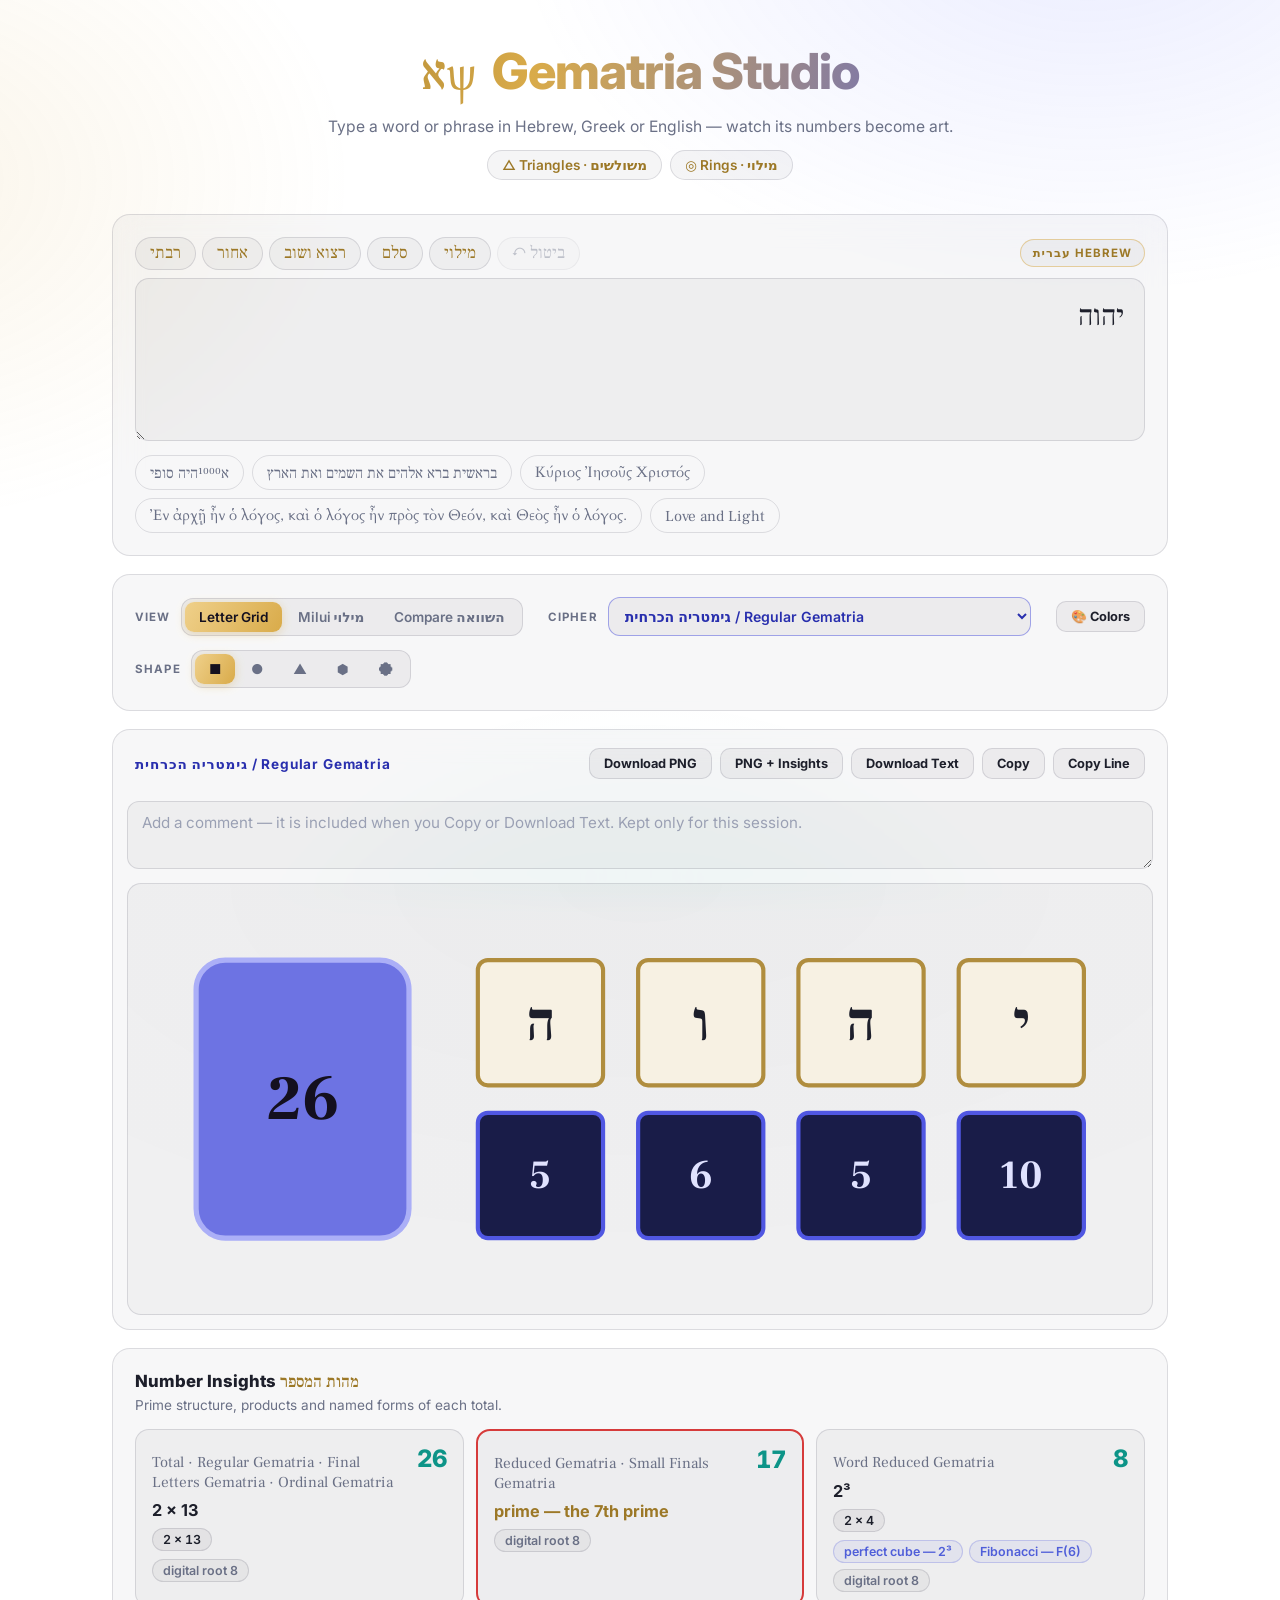
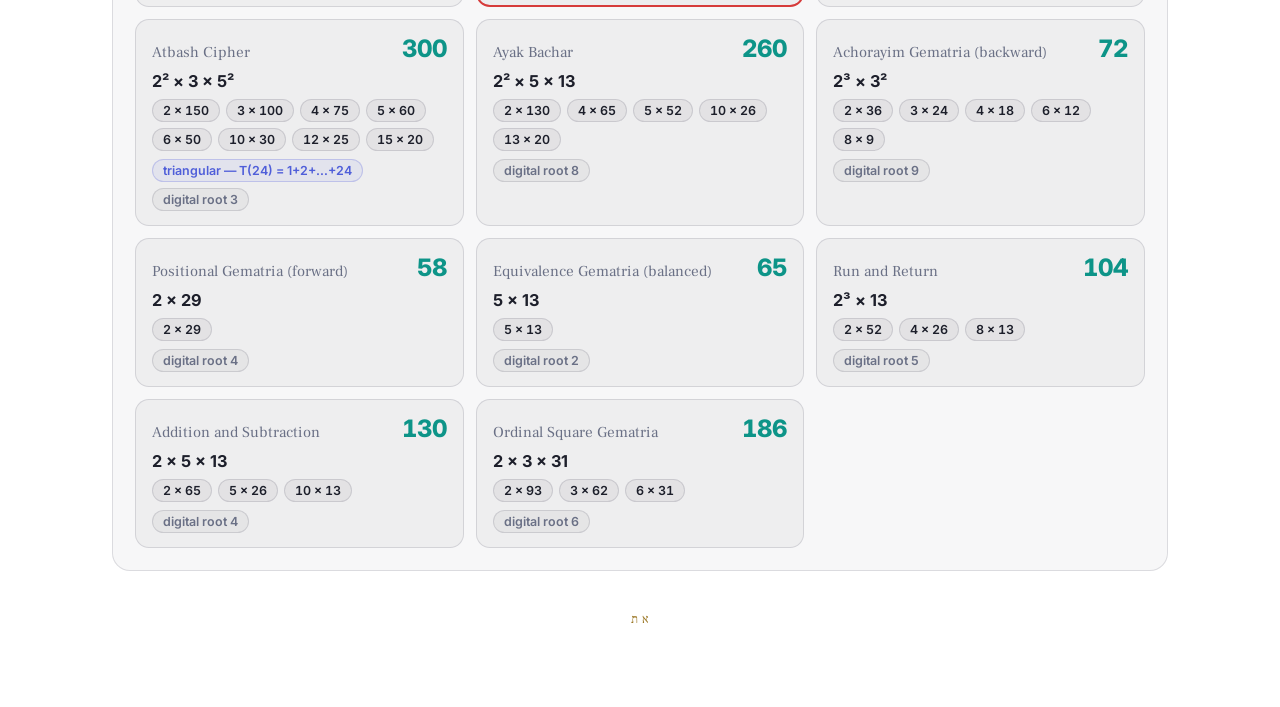
<file: index.html>
<!DOCTYPE html>
<html lang="en">
<head>
  <meta charset="UTF-8" />
  <meta name="viewport" content="width=device-width, initial-scale=1.0" />
  <meta name="robots" content="noindex, nofollow" />
  <title>Gematria Studio — interactive letter · number art</title>
  <link rel="stylesheet" href="styles.css" />
</head>
<body>
  <div class="aurora"></div>

  <div class="wrap">
    <header>
      <h1 class="brand"><span class="glyphs">אψ</span>Gematria Studio</h1>
      <p class="tagline">Type a word or phrase in Hebrew, Greek or English — watch its numbers become art.</p>
      <nav class="site-nav"><a href="triangles.html">△ Triangles · משולשים</a><a href="rings.html">◎ Rings · מילוי</a></nav>
    </header>

    <!-- input -->
    <section class="card">
      <div class="input-row">
        <div class="phrase-box">
          <div class="phrase-head">
            <div class="phrase-keys">
              <button class="insert-rabati" type="button"
                      title="Insert rabati mark — the letter before it counts ×1000 (א¹⁰⁰⁰ = 1000, ב¹⁰⁰⁰ = 2000)">רבתי</button>
              <button class="insert-achor" type="button"
                      title="Write the text (or just the selected words) as its prefixes — mispar haachor (יהוה → י יה יהו יהוה); press again to write out each step in turn">אחור</button>
              <button class="insert-ratzo" type="button"
                      title="Write the text (or just the selected words) as its run and return — ratzo vashov (יהוה → י יה יהו יהוה הוה וה ה), the full word once at the turn; press again to run and return each step">רצוא ושוב</button>
              <button class="insert-sulam" type="button"
                      title="Write the text (or just the selected words) up and down the ladder — sulam, tosefet umigra'at (יהוה → י יה יהו יהוה יהוה הוה וה ה), the full word twice at the turn; press again to climb each step in turn">סלם</button>
              <button class="insert-milui" type="button"
                      title="Write the text (or just the selected words) as its letter names under the chosen milui scheme (הודו → הא ויו דלת ויו); press again to spell the names themselves — milui d'milui">מילוי</button>
              <button class="insert-undo" type="button" disabled
                      title="Undo the last key press in this box (רבתי, אחור, רצוא ושוב, סלם, מילוי or a sample chip)">↶ ביטול</button>
            </div>
            <span id="script-badge" class="script-badge">—</span>
          </div>
          <textarea id="phrase" rows="3" autocomplete="off" spellcheck="false" dir="auto"
                    placeholder="e.g. יהוה · Ἰησοῦς Χριστός · hello world"></textarea>
        </div>
        <div class="phrase-box" id="phrase-b-box" hidden>
          <div class="phrase-head">
            <div class="phrase-keys">
              <button class="insert-rabati" type="button"
                      title="Insert rabati mark — the letter before it counts ×1000 (א¹⁰⁰⁰ = 1000, ב¹⁰⁰⁰ = 2000)">רבתי</button>
              <button class="insert-achor" type="button"
                      title="Write the text (or just the selected words) as its prefixes — mispar haachor (יהוה → י יה יהו יהוה); press again to write out each step in turn">אחור</button>
              <button class="insert-ratzo" type="button"
                      title="Write the text (or just the selected words) as its run and return — ratzo vashov (יהוה → י יה יהו יהוה הוה וה ה), the full word once at the turn; press again to run and return each step">רצוא ושוב</button>
              <button class="insert-sulam" type="button"
                      title="Write the text (or just the selected words) up and down the ladder — sulam, tosefet umigra'at (יהוה → י יה יהו יהוה יהוה הוה וה ה), the full word twice at the turn; press again to climb each step in turn">סלם</button>
              <button class="insert-milui" type="button"
                      title="Write the text (or just the selected words) as its letter names under the chosen milui scheme (הודו → הא ויו דלת ויו); press again to spell the names themselves — milui d'milui">מילוי</button>
              <button class="insert-undo" type="button" disabled
                      title="Undo the last key press in this box (רבתי, אחור, רצוא ושוב, סלם, מילוי or a sample chip)">↶ ביטול</button>
            </div>
            <span id="script-badge-b" class="script-badge">—</span>
          </div>
          <textarea id="phrase-b" rows="3" autocomplete="off" spellcheck="false" dir="auto"
                    placeholder="Compare with a second phrase…"></textarea>
        </div>
      </div>
      <div class="chips" id="chips">
        <button class="chip" data-text="א¹⁰⁰⁰היה סופי">א¹⁰⁰⁰היה סופי</button>
        <button class="chip" data-text="בראשית ברא אלהים את השמים ואת הארץ">בראשית ברא אלהים את השמים ואת הארץ</button>        
        <button class="chip" data-text="Κύριος Ἰησοῦς Χριστός">Κύριος Ἰησοῦς Χριστός</button>
        <button class="chip" data-text="Ἐν ἀρχῇ ἦν ὁ λόγος, καὶ ὁ λόγος ἦν πρὸς τὸν Θεόν, καὶ Θεὸς ἦν ὁ λόγος.">Ἐν ἀρχῇ ἦν ὁ λόγος, καὶ ὁ λόγος ἦν πρὸς τὸν Θεόν, καὶ Θεὸς ἦν ὁ λόγος.</button>
        <button class="chip" data-text="Love and Light">Love and Light</button>
      </div>
    </section>

    <!-- controls -->
    <section class="card">
      <div class="controls">
        <div class="control-group">
          <span class="control-label">View</span>
          <div class="seg" id="view-seg">
            <button data-view="values" class="active">Letter Grid</button>
            <button data-view="milui" id="milui-tab" disabled title="Hebrew only">Milui מילוי</button>
            <button data-view="compare">Compare השוואה</button>
          </div>
        </div>
        <div class="control-group" id="cipher-group">
          <span class="control-label">Cipher</span>
          <select id="cipher-select"></select>
        </div>
        <div class="control-group" id="depth-group" style="display:none">
          <span class="control-label">Depth</span>
          <div class="seg" id="depth-seg">
            <button data-depth="1" class="active">מילוי Milui</button>
            <button data-depth="2">מילוי דמילוי Milui²</button>
          </div>
        </div>
        <div class="control-group">
          <button class="btn" id="cipher-colors-btn"
                  title="Customize the color of each cipher">🎨 Colors</button>
        </div>
        <div class="control-group" id="shape-group">
          <span class="control-label">Shape</span>
          <div class="seg" id="shape-seg">
            <button data-shape="square" class="active">■</button>
            <button data-shape="circle">●</button>
            <button data-shape="triangle">▲</button>
            <button data-shape="hexagon">⬢</button>
            <button data-shape="octagon">⯄</button>
          </div>
        </div>
      </div>
      <div class="schemes" id="schemes"></div>
    </section>

    <!-- cipher color config -->
    <section class="card config-card" id="colors-card" hidden>
      <div class="config-head">
        <h2>Cipher Colors <span class="heb">צבעי הצפנים</span></h2>
        <p>Pick a color for each cipher — the artwork, totals and labels derive
           their shades from it as you choose. Saved on this device.</p>
      </div>
      <div class="colors-grid" id="colors-grid"></div>
      <div class="config-actions">
        <button class="btn" id="colors-reset">Reset all to defaults</button>
        <span class="cfg-msg" id="colors-msg"></span>
      </div>
    </section>

    <!-- custom milui config -->
    <section class="card config-card" id="config-card" hidden>
      <div class="config-head">
        <h2>Custom Milui <span class="heb">מילוי אישי</span></h2>
        <p>Spell out each letter's name in Hebrew. Values update as you type;
           each spelling must start with its own letter. Saved on this device.</p>
      </div>
      <div class="milui-grid" id="milui-grid"></div>
      <div class="config-actions">
        <button class="btn btn-primary" id="cfg-save">Save &amp; apply</button>
        <button class="btn" id="cfg-reset">Reset to my defaults</button>
        <span class="cfg-msg" id="cfg-msg"></span>
      </div>
    </section>

    <!-- stage -->
    <section class="card stage-card">
      <div class="stage-toolbar">
        <span id="art-title"></span>
        <span id="art-source" class="art-source" hidden></span>
        <div class="toolbar-actions">
          <button class="btn" id="dl-png">Download PNG</button>
          <button class="btn" id="dl-png-all">PNG + Insights</button>
          <button class="btn" id="dl-txt">Download Text</button>
          <button class="btn" id="copy-txt">Copy</button>
          <button class="btn" id="copy-line">Copy Line</button>
        </div>
      </div>
      <div class="comment-box">
        <textarea id="comment" rows="2" dir="auto" autocomplete="off" spellcheck="false"
                  placeholder="Add a comment — it is included when you Copy or Download Text. Kept only for this session."></textarea>
      </div>
      <div class="stage" id="stage">
        <div class="empty-state" id="empty-state">
          <div class="big-glyphs">א · ω · A</div>
          <p style="margin-top:14px">Every letter carries a number.<br/>Start typing to reveal the pattern.</p>
        </div>
      </div>
    </section>

    <!-- atbash mapping -->
    <section class="card facts-card" id="atbash-card" hidden>
      <div class="facts-head">
        <h2>Atbash Mapping <span class="heb">אתב״ש</span></h2>
        <p>Each letter is swapped with its mirror in the alphabet (א↔ת, ב↔ש …) and takes the mirror's value.</p>
      </div>
      <div class="atbash" id="atbash"></div>
    </section>

    <!-- Abulafia's triad: שווי · מגרעת · תוספת -->
    <section class="card facts-card" id="shemet-card" hidden>
      <div class="facts-head">
        <h2>Abulafia's Triad <span class="heb">שווי · מגרעת · תוספת</span></h2>
        <p>In אוצר עדן הגנוז Abulafia writes that letters and numbers work
          <span class="heb">על דרך שווי ומגרעת ותוספת</span> — balanced like 1 · 2 · 3,
          with 2 as the equalizing middle. Subtraction weighs each letter by its
          position (forward), addition by its distance from the end (backward),
          and equivalence is their mean: subtraction + addition = 2 × equivalence, the
          ladder of תוספת ומגרעת.</p>
      </div>
      <div class="shemet" id="shemet"></div>
    </section>

    <!-- number insights -->
    <section class="card facts-card" id="facts-card" hidden>
      <div class="facts-head">
        <h2>Number Insights <span class="heb">מהות המספר</span></h2>
        <p>Prime structure, products and named forms of each total.</p>
      </div>
      <div class="facts" id="facts"></div>
    </section>

    <footer>
      <span class="g">א</span>
      <span class="g">ת</span>
    </footer>
  </div>

  <div id="tooltip"></div>

  <!-- domain modules, in dependency order; gematria.js assembles the facade -->
  <script src="src/core.js"></script>
  <script src="src/alphabet-hebrew.js"></script>
  <script src="src/alphabet-greek.js"></script>
  <script src="src/alphabet-english.js"></script>
  <script src="src/ciphers.js"></script>
  <script src="src/insights.js"></script>
  <script src="src/milui-options.js"></script>
  <script src="src/milui-schemes.js"></script>
  <script src="src/milui-calc.js"></script>
  <script src="gematria.js"></script>
  <script src="app.js"></script>
</body>
</html>
</file>
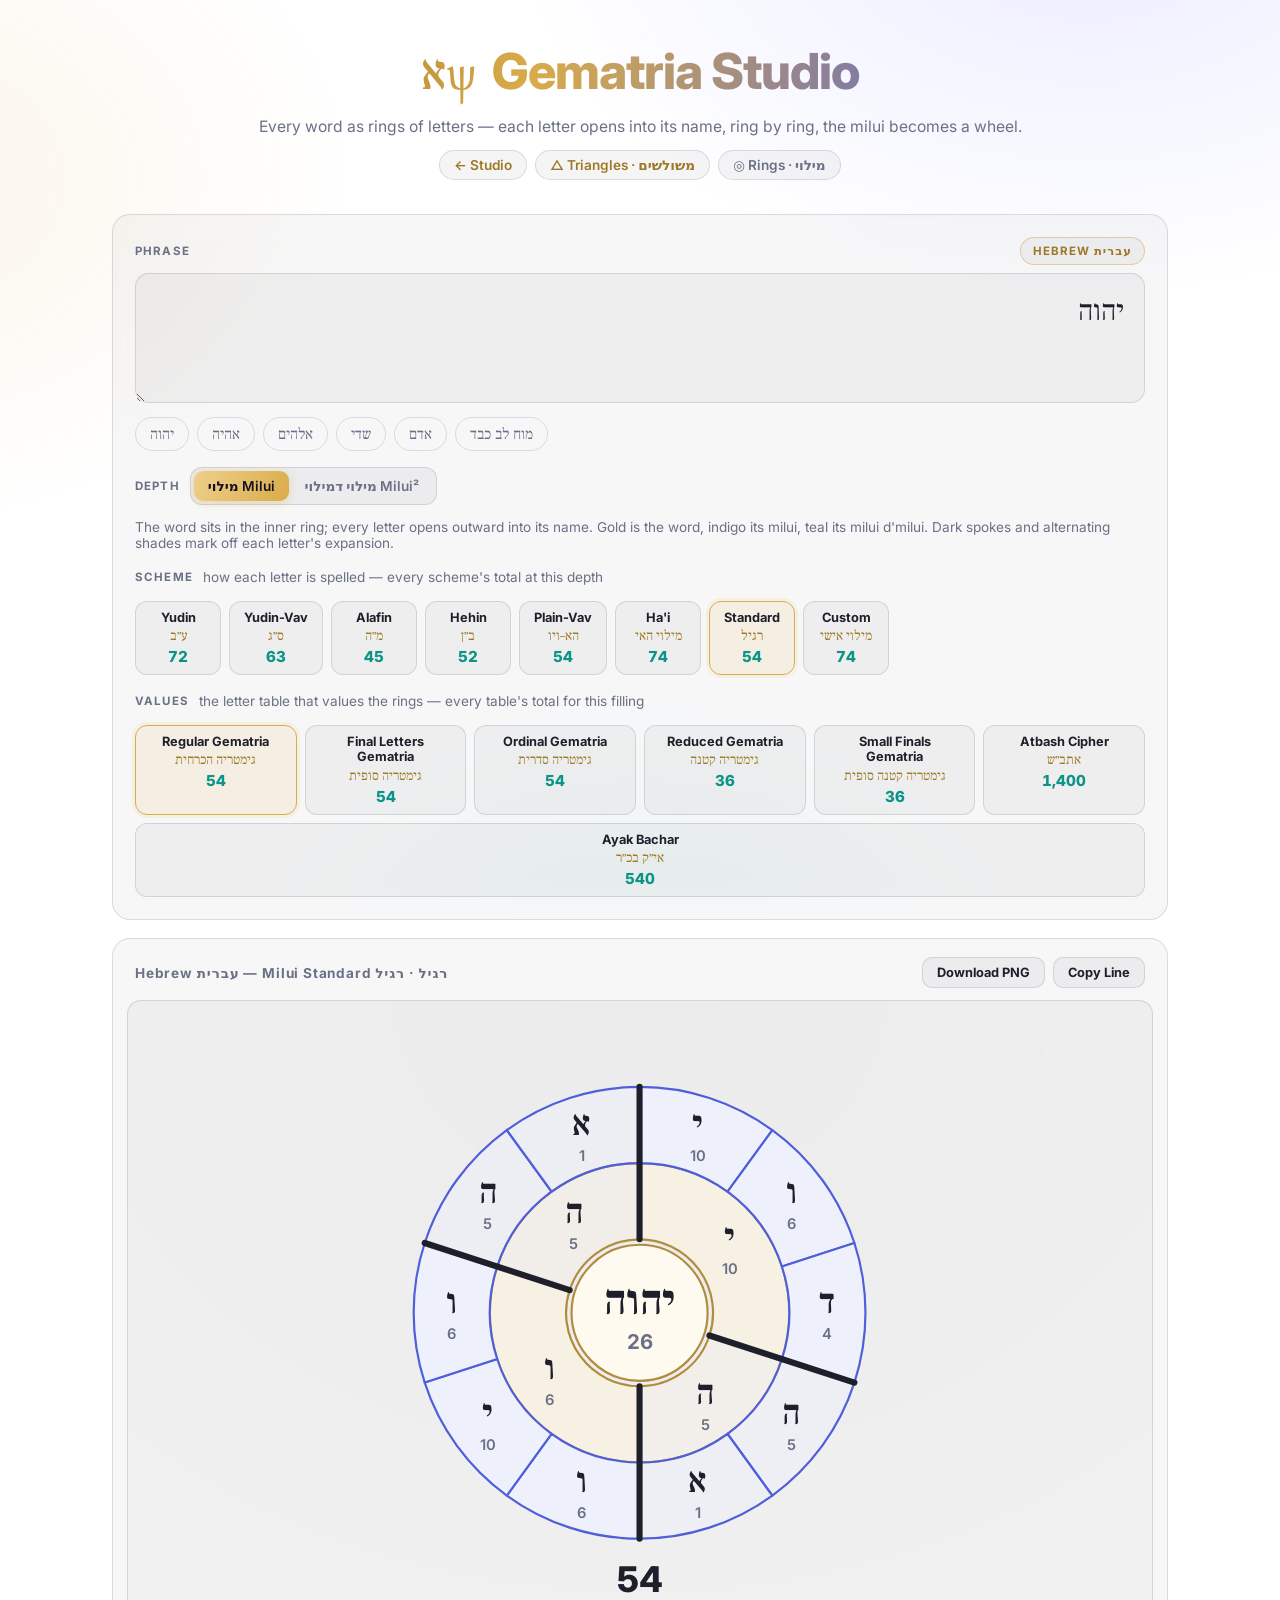
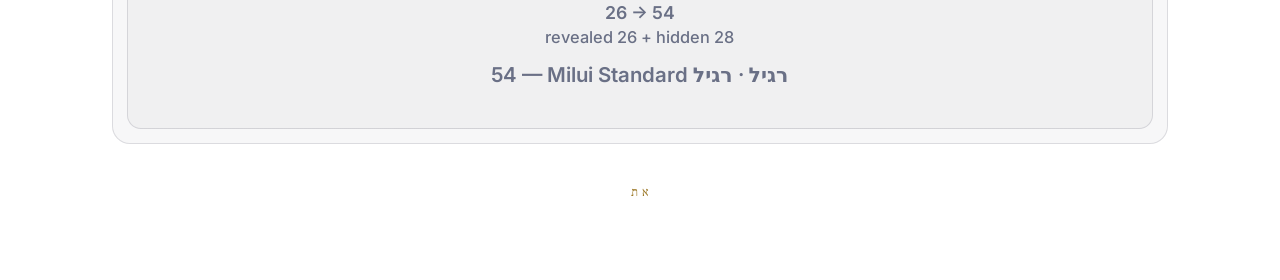
<file: rings.html>
<!DOCTYPE html>
<html lang="en">
<head>
  <meta charset="UTF-8" />
  <meta name="viewport" content="width=device-width, initial-scale=1.0" />
  <meta name="robots" content="noindex, nofollow" />
  <title>Gematria Studio — Rings</title>
  <link rel="stylesheet" href="styles.css" />
</head>
<body>
  <div class="aurora"></div>

  <div class="wrap">
    <header>
      <h1 class="brand"><a class="brand-link" href="index.html"><span class="glyphs">אψ</span>Gematria Studio</a></h1>
      <p class="tagline">Every word as rings of letters — each letter opens into its name, ring by ring, the milui becomes a wheel.</p>
      <nav class="site-nav"><a href="index.html">← Studio</a><a href="triangles.html">△ Triangles · משולשים</a><span class="site-nav-here">◎ Rings · מילוי</span></nav>
    </header>

    <!-- input -->
    <section class="card">
      <div class="input-row">
        <div class="phrase-box">
          <div class="phrase-head">
            <div class="phrase-keys">
              <span class="control-label">Phrase</span>
            </div>
            <span id="script-badge" class="script-badge he">Hebrew עברית</span>
          </div>
          <textarea id="phrase" rows="2" autocomplete="off" spellcheck="false" dir="rtl"
                    placeholder="e.g. יהוה · אלהים · שלום">יהוה</textarea>
        </div>
      </div>
      <div class="chips" id="chips">
        <button class="chip" data-text="יהוה">יהוה</button>
        <button class="chip" data-text="אהיה">אהיה</button>
        <button class="chip" data-text="אלהים">אלהים</button>
        <button class="chip" data-text="שדי">שדי</button>
        <button class="chip" data-text="אדם">אדם</button>
        <button class="chip" data-text="מוח לב כבד">מוח לב כבד</button>
      </div>
      <div class="controls tri-controls">
        <div class="control-group">
          <span class="control-label">Depth</span>
          <div class="seg" id="depth-seg">
            <button type="button" data-depth="1">מילוי Milui</button>
            <button type="button" data-depth="2">מילוי דמילוי Milui²</button>
          </div>
        </div>
        <p class="tri-hint">The word sits in the inner ring; every letter opens outward into its name. Gold is the word, indigo its milui, teal its milui d'milui. Dark spokes and alternating shades mark off each letter's expansion.</p>
      </div>
      <div class="control-group tri-values-head">
        <span class="control-label">Scheme</span>
        <span class="tri-hint">how each letter is spelled — every scheme's total at this depth</span>
      </div>
      <div class="schemes visible" id="schemes"></div>
      <div class="control-group tri-values-head">
        <span class="control-label">Values</span>
        <span class="tri-hint">the letter table that values the rings — every table's total for this filling</span>
      </div>
      <div class="schemes visible" id="values"></div>
    </section>

    <!-- stage -->
    <section class="card stage-card">
      <div class="stage-toolbar">
        <span id="art-title">—</span>
        <div class="toolbar-actions">
          <button class="btn" id="dl-png">Download PNG</button>
          <button class="btn" id="copy-line">Copy Line</button>
        </div>
      </div>
      <div class="stage" id="stage"></div>
    </section>

    <footer>
      <span class="g">א</span>
      <span class="g">ת</span>
    </footer>
  </div>

  <!-- domain modules, in dependency order; gematria.js assembles the facade -->
  <script src="src/core.js"></script>
  <script src="src/alphabet-hebrew.js"></script>
  <script src="src/alphabet-greek.js"></script>
  <script src="src/alphabet-english.js"></script>
  <script src="src/ciphers.js"></script>
  <script src="src/insights.js"></script>
  <script src="src/milui-options.js"></script>
  <script src="src/milui-schemes.js"></script>
  <script src="src/milui-calc.js"></script>
  <script src="gematria.js"></script>
  <script src="rings.js"></script>
</body>
</html>
</file>
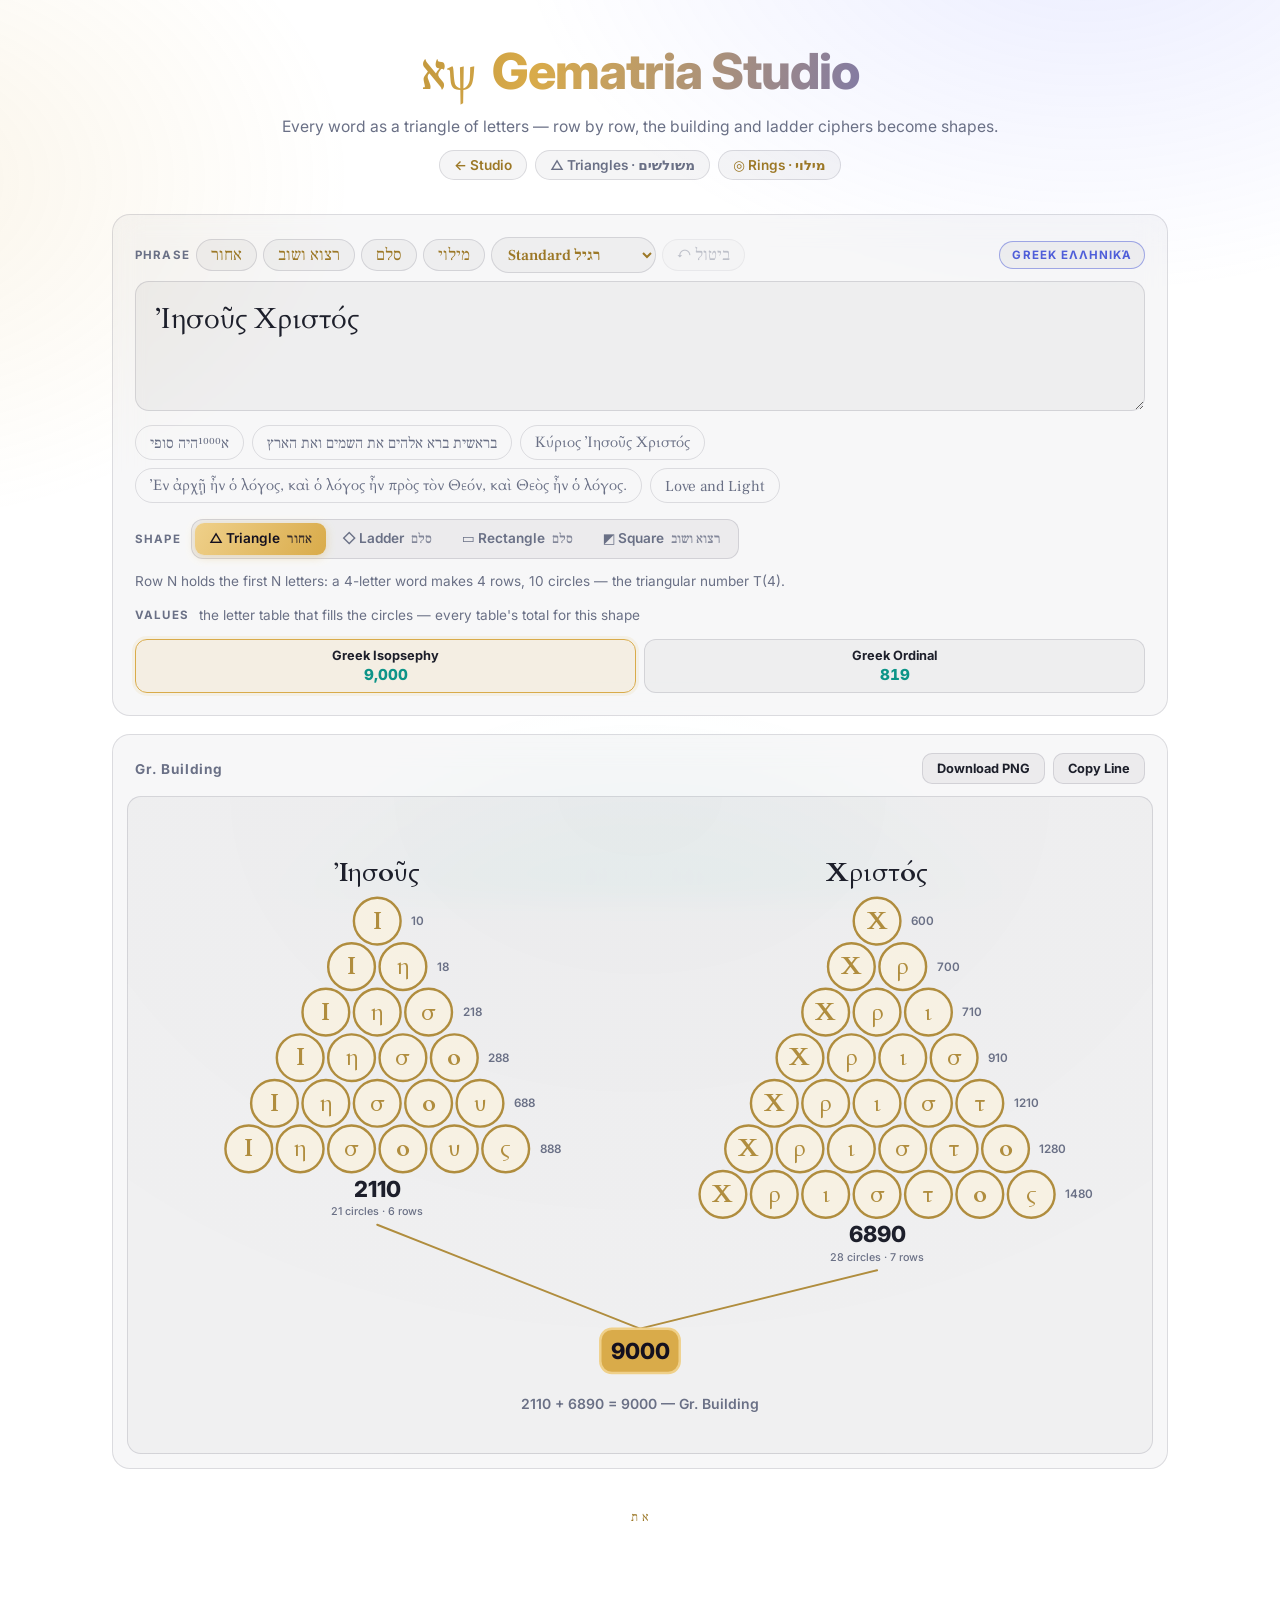
<file: triangles.html>
<!DOCTYPE html>
<html lang="en">
<head>
  <meta charset="UTF-8" />
  <meta name="viewport" content="width=device-width, initial-scale=1.0" />
  <meta name="robots" content="noindex, nofollow" />
  <title>Gematria Studio — Triangles</title>
  <link rel="stylesheet" href="styles.css" />
</head>
<body>
  <div class="aurora"></div>

  <div class="wrap">
    <header>
      <h1 class="brand"><a class="brand-link" href="index.html"><span class="glyphs">אψ</span>Gematria Studio</a></h1>
      <p class="tagline">Every word as a triangle of letters — row by row, the building and ladder ciphers become shapes.</p>
      <nav class="site-nav"><a href="index.html">← Studio</a><span class="site-nav-here">△ Triangles · משולשים</span><a href="rings.html">◎ Rings · מילוי</a></nav>
    </header>

    <!-- input -->
    <section class="card">
      <div class="input-row">
        <div class="phrase-box">
          <div class="phrase-head">
            <div class="phrase-keys">
              <span class="control-label">Phrase</span>
              <button class="insert-achor" type="button"
                      title="Write the text (or just the selected words) as its prefixes — mispar haachor (יהוה → י יה יהו יהוה); press again to write out each step in turn">אחור</button>
              <button class="insert-ratzo" type="button"
                      title="Write the text (or just the selected words) as its run and return — ratzo vashov (יהוה → י יה יהו יהוה הוה וה ה), the full word once at the turn; press again to run and return each step">רצוא ושוב</button>
              <button class="insert-sulam" type="button"
                      title="Write the text (or just the selected words) up and down the ladder — sulam, tosefet umigra'at (יהוה → י יה יהו יהוה יהוה הוה וה ה), the full word twice at the turn; press again to climb each step in turn">סלם</button>
              <button class="insert-milui" type="button"
                      title="Write the text (or just the selected words) as its letter names under the chosen milui scheme (הודו → הא ויו דלת ויו); press again to spell the names themselves — milui d'milui">מילוי</button>
              <select id="milui-scheme" class="milui-scheme" title="Milui scheme the מילוי key spells with"></select>
              <button class="insert-undo" type="button" disabled
                      title="Undo the last key press (אחור, רצוא ושוב, סלם, מילוי or a sample chip)">↶ ביטול</button>
            </div>
            <span id="script-badge" class="script-badge">—</span>
          </div>
          <textarea id="phrase" rows="2" autocomplete="off" spellcheck="false" dir="auto"
                    placeholder="e.g. יהוה · Ἰησοῦς Χριστός · love and light">Ἰησοῦς Χριστός</textarea>
        </div>
      </div>
      <div class="chips" id="chips">
        <button class="chip" data-text="א¹⁰⁰⁰היה סופי">א¹⁰⁰⁰היה סופי</button>
        <button class="chip" data-text="בראשית ברא אלהים את השמים ואת הארץ">בראשית ברא אלהים את השמים ואת הארץ</button>
        <button class="chip" data-text="Κύριος Ἰησοῦς Χριστός">Κύριος Ἰησοῦς Χριστός</button>
        <button class="chip" data-text="Ἐν ἀρχῇ ἦν ὁ λόγος, καὶ ὁ λόγος ἦν πρὸς τὸν Θεόν, καὶ Θεὸς ἦν ὁ λόγος.">Ἐν ἀρχῇ ἦν ὁ λόγος, καὶ ὁ λόγος ἦν πρὸς τὸν Θεόν, καὶ Θεὸς ἦν ὁ λόγος.</button>
        <button class="chip" data-text="Love and Light">Love and Light</button>
      </div>
      <div class="controls tri-controls">
        <div class="control-group">
          <span class="control-label">Shape</span>
          <div class="seg" id="shape-seg">
            <button type="button" data-shape="triangle">△ Triangle <span class="heb">אחור</span></button>
            <button type="button" data-shape="ladder">◇ Ladder <span class="heb">סלם</span></button>
            <button type="button" data-shape="ladderSplit">▭ Rectangle <span class="heb">סלם</span></button>
            <button type="button" data-shape="aligned">◩ Square <span class="heb">רצוא ושוב</span></button>
          </div>
        </div>
        <p class="tri-hint" id="shape-hint"></p>
      </div>
      <div class="control-group tri-values-head">
        <span class="control-label">Values</span>
        <span class="tri-hint">the letter table that fills the circles — every table's total for this shape</span>
      </div>
      <div class="schemes visible" id="values"></div>
    </section>

    <!-- stage -->
    <section class="card stage-card">
      <div class="stage-toolbar">
        <span id="art-title">—</span>
        <div class="toolbar-actions">
          <button class="btn" id="dl-png">Download PNG</button>
          <button class="btn" id="copy-line">Copy Line</button>
        </div>
      </div>
      <div class="stage" id="stage"></div>
    </section>

    <footer>
      <span class="g">א</span>
      <span class="g">ת</span>
    </footer>
  </div>

  <!-- domain modules, in dependency order; gematria.js assembles the facade -->
  <script src="src/core.js"></script>
  <script src="src/alphabet-hebrew.js"></script>
  <script src="src/alphabet-greek.js"></script>
  <script src="src/alphabet-english.js"></script>
  <script src="src/ciphers.js"></script>
  <script src="src/insights.js"></script>
  <script src="src/milui-options.js"></script>
  <script src="src/milui-schemes.js"></script>
  <script src="src/milui-calc.js"></script>
  <script src="gematria.js"></script>
  <script src="triangles.js"></script>
</body>
</html>
</file>
<file: styles.css>
/* ==========================================================================
   Gematria Studio — styles
   ========================================================================== */
@import url('https://fonts.googleapis.com/css2?family=Inter:wght@400;500;600;700;800&family=Frank+Ruhl+Libre:wght@400;500;700&family=Cardo:ital,wght@0,400;0,700;1,400&display=swap');

:root {
  --bg: #ffffff;
  --panel: rgba(20, 16, 42, 0.03);
  --panel-strong: rgba(20, 16, 42, 0.06);
  --line: rgba(20, 16, 42, 0.12);
  --text: #1d1f2b;
  --muted: #6a7086;
  --gold: #d9ab4a;
  --gold-soft: #efd08a;
  --gold-deep: #9c7827;
  --teal: #0d9488;
  --indigo: #4f5ed9;
  --prime: #d63b3b;
  --serif: 'Frank Ruhl Libre', 'Cardo', 'Times New Roman', serif;
  --sans: 'Inter', system-ui, -apple-system, 'Segoe UI', sans-serif;
  --radius: 18px;
}

* { box-sizing: border-box; margin: 0; padding: 0; }

html { color-scheme: light; }

body {
  font-family: var(--sans);
  background: var(--bg);
  color: var(--text);
  min-height: 100vh;
  overflow-x: hidden;
}

/* ambient background glow */
.aurora {
  position: fixed;
  inset: 0;
  z-index: -1;
  background:
    radial-gradient(60rem 40rem at 85% -10%, rgba(109, 124, 255, 0.14), transparent 60%),
    radial-gradient(50rem 36rem at -10% 20%, rgba(217, 171, 74, 0.12), transparent 60%),
    radial-gradient(46rem 40rem at 50% 120%, rgba(45, 212, 191, 0.08), transparent 60%);
  animation: drift 26s ease-in-out infinite alternate;
}
@keyframes drift {
  from { transform: translate3d(0, 0, 0) scale(1); }
  to   { transform: translate3d(-2%, 2%, 0) scale(1.06); }
}

.wrap {
  max-width: 1100px;
  margin: 0 auto;
  padding: 40px 22px 80px;
}

/* ---- header -------------------------------------------------------------- */
header { text-align: center; margin-bottom: 34px; }

.brand {
  font-size: clamp(2rem, 5vw, 3.1rem);
  font-weight: 800;
  letter-spacing: -0.02em;
  background: linear-gradient(100deg, var(--gold-deep) 10%, var(--gold) 40%, var(--indigo) 90%);
  -webkit-background-clip: text;
  background-clip: text;
  color: transparent;
}
.brand .glyphs {
  font-family: var(--serif);
  font-weight: 500;
  margin-right: 0.35em;
}
.tagline { color: var(--muted); margin-top: 10px; font-size: 0.98rem; }
.brand-link { color: inherit; text-decoration: none; }

/* ---- site navigation between the studio and its pages ------------------- */
.site-nav { display: flex; justify-content: center; flex-wrap: wrap; gap: 8px; margin-top: 14px; }
.site-nav a, .site-nav-here {
  font-size: 0.85rem;
  font-weight: 600;
  color: var(--gold-deep);
  text-decoration: none;
  background: rgba(20, 16, 42, 0.04);
  border: 1px solid var(--line);
  border-radius: 999px;
  padding: 6px 14px;
  transition: all 0.2s;
}
.site-nav a:hover { border-color: rgba(217, 171, 74, 0.5); transform: translateY(-1px); }
.site-nav-here { color: var(--muted); }
/* Rings page: each cell of a wheel fades in, staggered by --d */
.ring-cell { animation: ring-in 0.45s ease-out backwards; animation-delay: var(--d, 0ms); }
.ring-cell:hover path { filter: brightness(0.96); }
@keyframes ring-in { from { opacity: 0; } to { opacity: 1; } }
.tri-controls { margin-top: 16px; }
.tri-hint { color: var(--muted); font-size: 0.85rem; flex: 1 1 auto; min-width: 0; }
/* value pills carry long cipher names: let the name wrap so two fit a phone row */
#values .scheme-pill { flex: 1 1 140px; max-width: 100%; }
#values .s-name { white-space: normal; text-align: center; line-height: 1.2; }
.tri-values-head { margin-top: 18px; }
.seg button .heb { font-family: var(--serif); font-weight: 500; opacity: 0.8; margin-left: 4px; }

/* ---- cards --------------------------------------------------------------- */
.card {
  background: var(--panel);
  border: 1px solid var(--line);
  border-radius: var(--radius);
  backdrop-filter: blur(14px);
  -webkit-backdrop-filter: blur(14px);
  padding: 22px;
  margin-bottom: 18px;
}

/* ---- input --------------------------------------------------------------- */
.input-row { display: flex; gap: 12px; align-items: stretch; flex-wrap: wrap; }

.phrase-box { flex: 1 1 280px; }

/* badge + insert key row above the textarea */
.phrase-head {
  display: flex;
  align-items: center;
  justify-content: space-between;
  gap: 8px;
  margin-bottom: 8px;
}

.phrase-box textarea {
  display: block;
  width: 100%;
  min-height: 130px;
  resize: vertical;
  line-height: 1.5;
  font-family: var(--serif);
  font-size: clamp(1.3rem, 3vw, 1.8rem);
  padding: 16px 20px;
  color: var(--text);
  background: rgba(20, 16, 42, 0.04);
  border: 1px solid var(--line);
  border-radius: 14px;
  outline: none;
  transition: border-color 0.25s, box-shadow 0.25s;
}
.phrase-box textarea:focus {
  border-color: rgba(217, 171, 74, 0.55);
  box-shadow: 0 0 0 4px rgba(217, 171, 74, 0.12);
}
.phrase-box textarea::placeholder { color: #9aa0b4; font-family: var(--sans); font-size: 1.05rem; }

/* session-only comment box in the stage card */
.comment-box { margin-bottom: 14px; }
.comment-box textarea {
  display: block;
  width: 100%;
  min-height: 52px;
  resize: vertical;
  line-height: 1.5;
  font-family: var(--sans);
  font-size: 0.95rem;
  padding: 10px 14px;
  color: var(--text);
  background: rgba(20, 16, 42, 0.04);
  border: 1px solid var(--line);
  border-radius: 12px;
  outline: none;
  transition: border-color 0.25s, box-shadow 0.25s;
}
.comment-box textarea:focus {
  border-color: rgba(217, 171, 74, 0.55);
  box-shadow: 0 0 0 4px rgba(217, 171, 74, 0.12);
}
.comment-box textarea::placeholder { color: #9aa0b4; }

.script-badge {
  font-size: 0.72rem;
  font-weight: 700;
  letter-spacing: 0.09em;
  text-transform: uppercase;
  padding: 6px 12px;
  border-radius: 999px;
  border: 1px solid var(--line);
  color: var(--muted);
  background: rgba(20, 16, 42, 0.04);
  transition: all 0.3s;
  pointer-events: none;
}
.script-badge.he { color: var(--gold-deep); border-color: rgba(217, 171, 74, 0.5); }
.script-badge.el { color: var(--indigo); border-color: rgba(79, 94, 217, 0.5); }
.script-badge.en { color: var(--teal); border-color: rgba(13, 148, 136, 0.5); }

/* rabati (×1000) and word-run keys (achor, ratzo vashov, sulam, milui), in the
   row above the textarea; the keys wrap under the badge on a phone rather
   than squeezing a label onto two lines */
.phrase-keys { display: flex; flex-wrap: wrap; align-items: center; gap: 6px; }
.insert-rabati,
.insert-achor,
.insert-ratzo,
.insert-sulam,
.insert-milui,
.insert-undo {
  white-space: nowrap;
  font-family: var(--serif);
  font-size: 1.05rem;
  line-height: 1;
  color: var(--gold-deep);
  background: rgba(20, 16, 42, 0.04);
  border: 1px solid var(--line);
  border-radius: 999px;
  padding: 7px 14px;
  cursor: pointer;
  transition: all 0.2s;
}
.insert-rabati:hover,
.insert-achor:hover,
.insert-ratzo:hover,
.insert-sulam:hover,
.insert-milui:hover,
.insert-undo:hover:not(:disabled) {
  border-color: rgba(217, 171, 74, 0.5);
  box-shadow: 0 0 0 4px rgba(217, 171, 74, 0.12);
  transform: translateY(-1px);
}
/* the Triangles page's milui scheme picker sits in the key row as a pill */
.milui-scheme {
  font-family: var(--serif);
  font-size: 0.95rem;
  color: var(--gold-deep);
  background: rgba(20, 16, 42, 0.04);
  border: 1px solid var(--line);
  border-radius: 999px;
  padding: 6px 12px;
  cursor: pointer;
  max-width: 11em;
}
.milui-scheme:focus { outline: none; border-color: rgba(217, 171, 74, 0.55); }
/* the undo key sits greyed until a key press has given it something to undo */
.insert-undo { color: var(--muted); }
.insert-undo:disabled { opacity: 0.4; cursor: default; }

.chips { display: flex; flex-wrap: wrap; gap: 8px; margin-top: 14px; }
.chip {
  font-family: var(--serif);
  font-size: 0.95rem;
  color: var(--muted);
  background: transparent;
  border: 1px solid var(--line);
  border-radius: 999px;
  padding: 6px 14px;
  cursor: pointer;
  transition: all 0.2s;
}
.chip:hover { color: var(--gold-deep); border-color: rgba(217, 171, 74, 0.5); transform: translateY(-1px); }

/* ---- controls ------------------------------------------------------------ */
.controls {
  display: flex;
  flex-wrap: wrap;
  gap: 14px;
  align-items: center;
  justify-content: space-between;
}
.control-group { display: flex; align-items: center; gap: 10px; flex-wrap: wrap; min-width: 0; }
.control-label {
  font-size: 0.72rem;
  font-weight: 700;
  letter-spacing: 0.1em;
  text-transform: uppercase;
  color: var(--muted);
}

.seg {
  display: inline-flex;
  background: rgba(20, 16, 42, 0.05);
  border: 1px solid var(--line);
  border-radius: 12px;
  padding: 3px;
  gap: 2px;
  max-width: 100%;
}
.seg button {
  font-family: var(--sans);
  font-size: 0.85rem;
  font-weight: 600;
  color: var(--muted);
  background: transparent;
  border: 0;
  border-radius: 9px;
  padding: 7px 14px;
  cursor: pointer;
  transition: all 0.2s;
  white-space: nowrap;
}
.seg button:hover:not(:disabled) { color: var(--text); }
.seg button.active {
  color: #14101f;
  background: linear-gradient(120deg, var(--gold-soft), var(--gold));
  box-shadow: 0 2px 10px rgba(217, 171, 74, 0.35);
}
.seg button:disabled { opacity: 0.35; cursor: not-allowed; }

select {
  font-family: var(--sans);
  font-size: 0.88rem;
  font-weight: 600;
  color: var(--text);
  background: rgba(20, 16, 42, 0.05);
  border: 1px solid var(--line);
  border-radius: 12px;
  padding: 9px 12px;
  cursor: pointer;
  outline: none;
  max-width: 100%;
  min-width: 0;
}
select:focus { border-color: rgba(217, 171, 74, 0.55); }

/* milui scheme pills */
.schemes { display: none; flex-wrap: wrap; gap: 8px; margin-top: 16px; }
.schemes.visible { display: flex; }
.scheme-pill {
  display: flex;
  flex-direction: column;
  align-items: center;
  gap: 2px;
  min-width: 86px;
  padding: 8px 14px;
  background: rgba(20, 16, 42, 0.04);
  border: 1px solid var(--line);
  border-radius: 12px;
  cursor: pointer;
  transition: all 0.2s;
  color: var(--text);
  font-family: var(--sans);
}
.scheme-pill:hover { border-color: rgba(217, 171, 74, 0.45); transform: translateY(-1px); }
.scheme-pill.active {
  border-color: var(--gold);
  background: rgba(217, 171, 74, 0.12);
  box-shadow: 0 0 0 3px rgba(217, 171, 74, 0.1);
}
/* a prime total gets the same red border as the milui boxes and insight cards */
.scheme-pill.prime { border-color: var(--prime); box-shadow: inset 0 0 0 1px var(--prime); }
.scheme-pill.active.prime {
  box-shadow: inset 0 0 0 1px var(--prime), 0 0 0 3px rgba(217, 171, 74, 0.1);
}
.scheme-pill .s-name { font-size: 0.8rem; font-weight: 700; }
.scheme-pill .s-heb { font-family: var(--serif); font-size: 0.85rem; color: var(--gold-deep); }
.scheme-pill .s-total { font-size: 0.95rem; font-weight: 800; color: var(--teal); font-variant-numeric: tabular-nums; }

.edit-pill { justify-content: center; }
.edit-pill .s-name { color: var(--muted); }
.edit-pill:hover .s-name { color: var(--gold-deep); }

/* ---- cipher color config panel --------------------------------------------- */
.colors-grid {
  display: grid;
  grid-template-columns: repeat(auto-fill, minmax(280px, 1fr));
  gap: 10px;
  margin-top: 16px;
}
.colors-script {
  grid-column: 1 / -1;
  font-size: 0.72rem;
  font-weight: 700;
  letter-spacing: 0.1em;
  text-transform: uppercase;
  color: var(--muted);
  margin-top: 8px;
}
.colors-script:first-child { margin-top: 0; }
.color-row {
  display: flex;
  align-items: center;
  gap: 10px;
  padding: 8px 12px;
  background: rgba(20, 16, 42, 0.04);
  border: 1px solid var(--line);
  border-radius: 12px;
}
.color-row input[type='color'] {
  flex: 0 0 34px;
  width: 34px;
  height: 26px;
  padding: 0;
  border: 1px solid var(--line);
  border-radius: 8px;
  background: none;
  cursor: pointer;
}
.color-row input[type='color']::-webkit-color-swatch-wrapper { padding: 2px; }
.color-row input[type='color']::-webkit-color-swatch { border: none; border-radius: 5px; }
.color-row .c-label {
  flex: 1;
  min-width: 0;
  font-size: 0.8rem;
  font-weight: 600;
  overflow-wrap: anywhere;
}
.color-row .c-reset {
  font-size: 0.95rem;
  line-height: 1;
  color: var(--muted);
  background: transparent;
  border: 1px solid var(--line);
  border-radius: 999px;
  padding: 4px 8px;
  cursor: pointer;
  transition: all 0.2s;
}
.color-row .c-reset:hover { color: var(--gold-deep); border-color: rgba(217, 171, 74, 0.5); }

/* ---- custom milui config panel -------------------------------------------- */
.config-head h2 { font-size: 1.05rem; font-weight: 800; }
.config-head h2 .heb { font-family: var(--serif); font-weight: 500; color: var(--gold-deep); }
.config-head p { color: var(--muted); font-size: 0.85rem; margin-top: 6px; }

.milui-grid {
  display: grid;
  grid-template-columns: repeat(auto-fill, minmax(230px, 1fr));
  gap: 10px;
  margin-top: 16px;
}
.milui-row {
  display: flex;
  align-items: center;
  gap: 10px;
  padding: 8px 12px;
  background: rgba(20, 16, 42, 0.04);
  border: 1px solid var(--line);
  border-radius: 12px;
  transition: border-color 0.2s;
}
.milui-row:focus-within { border-color: rgba(217, 171, 74, 0.55); }
.milui-row .m-letter {
  font-family: var(--serif);
  font-size: 1.45rem;
  color: var(--gold-deep);
  width: 1.2em;
  text-align: center;
}
.milui-row .m-name {
  font-size: 0.68rem;
  font-weight: 600;
  letter-spacing: 0.04em;
  text-transform: uppercase;
  color: var(--muted);
  width: 52px;
}
.milui-row input {
  flex: 1;
  min-width: 0;
  font-family: var(--serif);
  font-size: 1.1rem;
  color: var(--text);
  background: transparent;
  border: 0;
  border-bottom: 1px solid var(--line);
  padding: 3px 2px;
  outline: none;
  text-align: right;
}
.milui-row input:focus { border-bottom-color: var(--gold); }
.milui-row .m-value {
  min-width: 3.5ch;
  text-align: right;
  font-weight: 800;
  color: var(--teal);
  font-variant-numeric: tabular-nums;
}
.milui-row.invalid { border-color: rgba(214, 69, 69, 0.6); }
.milui-row.invalid .m-value { color: #d64545; }

.config-actions { display: flex; align-items: center; gap: 10px; margin-top: 16px; }
.btn-primary {
  color: #14101f;
  background: linear-gradient(120deg, var(--gold-soft), var(--gold));
  border-color: transparent;
}
.btn-primary:hover { color: #14101f; border-color: var(--gold-deep); }
.cfg-msg { font-size: 0.82rem; color: var(--teal); font-weight: 600; }
.cfg-msg.error { color: #d64545; }

/* ---- stage --------------------------------------------------------------- */
.stage-card { padding: 14px; }
.stage-toolbar {
  display: flex;
  flex-wrap: wrap;
  justify-content: space-between;
  align-items: center;
  gap: 10px;
  padding: 4px 8px 12px;
}
#art-title { font-size: 0.85rem; font-weight: 700; letter-spacing: 0.06em; color: var(--muted); }
/* the cipher's source text: quote, then citation — a full-width line under the title */
.art-source {
  flex-basis: 100%;
  order: 1;
  font-family: var(--serif);
  font-size: 0.9rem;
  color: var(--muted);
  display: flex;
  flex-wrap: wrap;
  gap: 4px 12px;
  align-items: baseline;
}
.art-source .s-quote { color: var(--gold-deep); }
.art-source .s-quote::before { content: '״'; }
.art-source .s-quote::after { content: '״'; }
.art-source .s-cite { font-size: 0.8rem; }
.toolbar-actions { display: flex; flex-wrap: wrap; gap: 8px; }
.btn {
  font-family: var(--sans);
  font-size: 0.8rem;
  font-weight: 700;
  color: var(--text);
  background: rgba(20, 16, 42, 0.05);
  border: 1px solid var(--line);
  border-radius: 10px;
  padding: 7px 14px;
  cursor: pointer;
  transition: all 0.2s;
}
.btn:hover { border-color: rgba(217, 171, 74, 0.5); color: var(--gold-deep); }

.stage {
  position: relative;
  min-height: 300px;
  background:
    radial-gradient(80% 90% at 50% 0%, rgba(20, 16, 42, 0.02), transparent),
    rgba(20, 16, 42, 0.03);
  border: 1px solid var(--line);
  border-radius: 14px;
  padding: 26px 18px;
  display: flex;
  align-items: center;
  justify-content: center;
  overflow: hidden;
}
.stage svg {
  display: block;
  margin: 0 auto;
  width: auto;
  height: auto;
  max-width: 100%;
  max-height: 75vh;
}

/* compare view: one card per cipher so each section scales up on its own */
.compare-cards {
  width: 100%;
  display: flex;
  flex-direction: column;
  gap: 18px;
}
.compare-card {
  background: rgba(255, 255, 255, 0.5);
  border: 1px solid var(--line);
  border-radius: 16px;
  padding: 14px 18px 20px;
}
.compare-card.equal { border-color: rgba(52, 211, 153, 0.55); }
.compare-card-title {
  font-family: var(--serif);
  font-size: 1.2rem;
  font-weight: 700;
  color: var(--text);
  text-align: center;
  margin-bottom: 12px;
}
.compare-card svg { max-height: 56vh; }

.empty-state {
  text-align: center;
  color: var(--muted);
  padding: 50px 0;
}
.empty-state .big-glyphs {
  font-family: var(--serif);
  font-size: 3rem;
  background: linear-gradient(120deg, var(--gold), var(--indigo));
  -webkit-background-clip: text;
  background-clip: text;
  color: transparent;
  animation: pulse 3.2s ease-in-out infinite;
}
@keyframes pulse { 0%, 100% { opacity: 0.55; } 50% { opacity: 1; } }

/* svg cell interactivity + entrance */
.cell {
  cursor: pointer;
  transform-box: fill-box;
  transform-origin: center;
  /* fill-mode backwards (not both): a forwards fill would pin the final
     keyframe transform and swallow the :hover scale */
  animation: rise 0.55s cubic-bezier(0.2, 0.7, 0.2, 1) backwards;
  animation-delay: var(--d, 0ms);
  transition: transform 0.18s ease;
}
.cell:hover { transform: scale(1.09); }
@keyframes rise {
  from { opacity: 0; transform: translateY(14px) scale(0.9); }
  to   { opacity: 1; transform: translateY(0) scale(1); }
}
.sum-box {
  animation: rise 0.6s cubic-bezier(0.2, 0.7, 0.2, 1) backwards;
  animation-delay: var(--d, 0ms);
  transform-box: fill-box;
  transform-origin: center;
}

/* tooltip */
#tooltip {
  position: fixed;
  z-index: 50;
  pointer-events: none;
  background: rgba(255, 255, 255, 0.97);
  border: 1px solid rgba(217, 171, 74, 0.4);
  border-radius: 12px;
  padding: 10px 14px;
  font-size: 0.82rem;
  line-height: 1.5;
  color: var(--text);
  box-shadow: 0 10px 30px rgba(20, 16, 42, 0.16);
  opacity: 0;
  transform: translateY(4px);
  transition: opacity 0.15s, transform 0.15s;
  max-width: 260px;
}
#tooltip.show { opacity: 1; transform: translateY(0); }
#tooltip .t-letter { font-family: var(--serif); font-size: 1.25rem; color: var(--gold-deep); }
#tooltip .t-name { font-weight: 700; }
#tooltip .t-sub { color: var(--muted); }
#tooltip .t-milui { font-family: var(--serif); color: var(--indigo); }

/* ---- number insights + atbash mapping ------------------------------------- */
.facts-head h2 { font-size: 1.05rem; font-weight: 800; }
.facts-head h2 .heb { font-family: var(--serif); font-weight: 500; color: var(--gold-deep); }
.facts-head p { color: var(--muted); font-size: 0.85rem; margin-top: 4px; }

.facts {
  display: grid;
  grid-template-columns: repeat(auto-fill, minmax(290px, 1fr));
  gap: 12px;
  margin-top: 16px;
}
.fact-block {
  background: rgba(20, 16, 42, 0.04);
  border: 1px solid var(--line);
  border-radius: 14px;
  padding: 14px 16px;
  display: flex;
  flex-direction: column;
  gap: 8px;
}
.fact-head {
  display: flex;
  align-items: baseline;
  justify-content: space-between;
  gap: 10px;
}
.fact-label {
  font-family: var(--serif);
  font-size: 0.95rem;
  color: var(--muted);
  overflow-wrap: anywhere;
}
.fact-value {
  font-size: 1.5rem;
  font-weight: 800;
  color: var(--teal);
  font-variant-numeric: tabular-nums;
}
.fact-kind { font-size: 1.02rem; font-weight: 700; }
.fact-kind.prime { color: var(--gold-deep); }
.fact-block.prime { border: 2px solid var(--prime); }
.fact-pairs, .fact-tags { display: flex; flex-wrap: wrap; gap: 6px; }
.fact-chip {
  font-size: 0.78rem;
  font-weight: 600;
  color: var(--text);
  background: rgba(20, 16, 42, 0.05);
  border: 1px solid var(--line);
  border-radius: 999px;
  padding: 3px 10px;
  font-variant-numeric: tabular-nums;
  white-space: nowrap;
}
.fact-tag {
  font-size: 0.78rem;
  font-weight: 600;
  color: var(--indigo);
  background: rgba(79, 94, 217, 0.08);
  border: 1px solid rgba(79, 94, 217, 0.25);
  border-radius: 999px;
  padding: 3px 10px;
}
.fact-tag.dr {
  color: var(--muted);
  background: rgba(20, 16, 42, 0.04);
  border-color: var(--line);
}

.atbash { display: flex; flex-direction: column; gap: 12px; margin-top: 16px; }
.atbash-row {
  background: rgba(20, 16, 42, 0.04);
  border: 1px solid var(--line);
  border-radius: 14px;
  padding: 12px 16px;
  display: flex;
  flex-direction: column;
  gap: 8px;
}
.atbash-words {
  display: flex;
  align-items: center;
  gap: 12px;
  font-family: var(--serif);
  font-size: 1.35rem;
}
.atbash-words .a-src { color: var(--text); }
.atbash-words .a-arrow { color: var(--muted); font-family: var(--sans); font-size: 1rem; }
.atbash-words .a-dst { color: var(--gold-deep); font-weight: 700; }
.atbash-chips { display: flex; flex-wrap: wrap; gap: 6px; }
.atbash-chip { font-family: var(--serif); font-size: 0.9rem; }

.shemet { display: flex; flex-direction: column; gap: 12px; margin-top: 16px; }
.shemet-cells {
  display: grid;
  grid-template-columns: repeat(3, minmax(0, 1fr));
  gap: 12px;
}
.shemet-cell {
  background: rgba(20, 16, 42, 0.04);
  border: 1px solid var(--line);
  border-radius: 14px;
  padding: 12px 14px;
  display: flex;
  flex-direction: column;
  gap: 4px;
  cursor: pointer;
  text-align: center;
  font: inherit;
  color: inherit;
}
.shemet-cell:hover { border-color: var(--gold-deep); }
.shemet-cell .s-term { font-family: var(--serif); font-size: 1.35rem; font-weight: 700; color: var(--gold-deep); }
.shemet-cell .s-name { font-size: 0.78rem; color: var(--muted); }
.shemet-cell .s-value { font-size: 1.5rem; font-weight: 800; color: var(--teal); font-variant-numeric: tabular-nums; }
.shemet-cell .s-note { font-size: 0.8rem; font-weight: 600; color: var(--text); font-variant-numeric: tabular-nums; }
.shemet-cell.active .s-term { color: inherit; }
.shemet-balance {
  font-size: 0.95rem;
  font-weight: 600;
  color: var(--text);
  font-variant-numeric: tabular-nums;
  display: flex;
  flex-wrap: wrap;
  gap: 6px 14px;
}
.shemet-balance .heb { font-family: var(--serif); color: var(--gold-deep); }
.shemet-reading { font-size: 0.85rem; color: var(--muted); font-style: italic; font-variant-numeric: tabular-nums; }
.shemet-words { display: flex; flex-wrap: wrap; gap: 6px; }
.shemet-word { font-family: var(--serif); font-size: 0.9rem; }
@media (max-width: 480px) {
  .shemet-cells { grid-template-columns: 1fr; }
}

footer {
  margin-top: 40px;
  text-align: center;
  color: var(--muted);
  font-size: 0.78rem;
}
footer .g { font-family: var(--serif); color: var(--gold-deep); }

@media (max-width: 640px) {
  #values .scheme-pill { max-width: calc(50% - 4px); }
  .controls { flex-direction: column; align-items: stretch; }
  /* label on its own line, control fills the card width — nothing can
     spill past the card edge */
  .control-group { flex-direction: column; align-items: stretch; gap: 8px; }
  .control-group > .seg,
  .control-group > select { width: 100%; }
  .control-group > .btn { align-self: flex-start; }
  .seg { display: flex; flex-wrap: wrap; }
  .seg button { flex: 1 1 auto; white-space: normal; padding: 7px 10px; }
  .stage-toolbar { flex-direction: column; align-items: stretch; }
  .toolbar-actions .btn { flex: 1 1 auto; }
}
</file>
